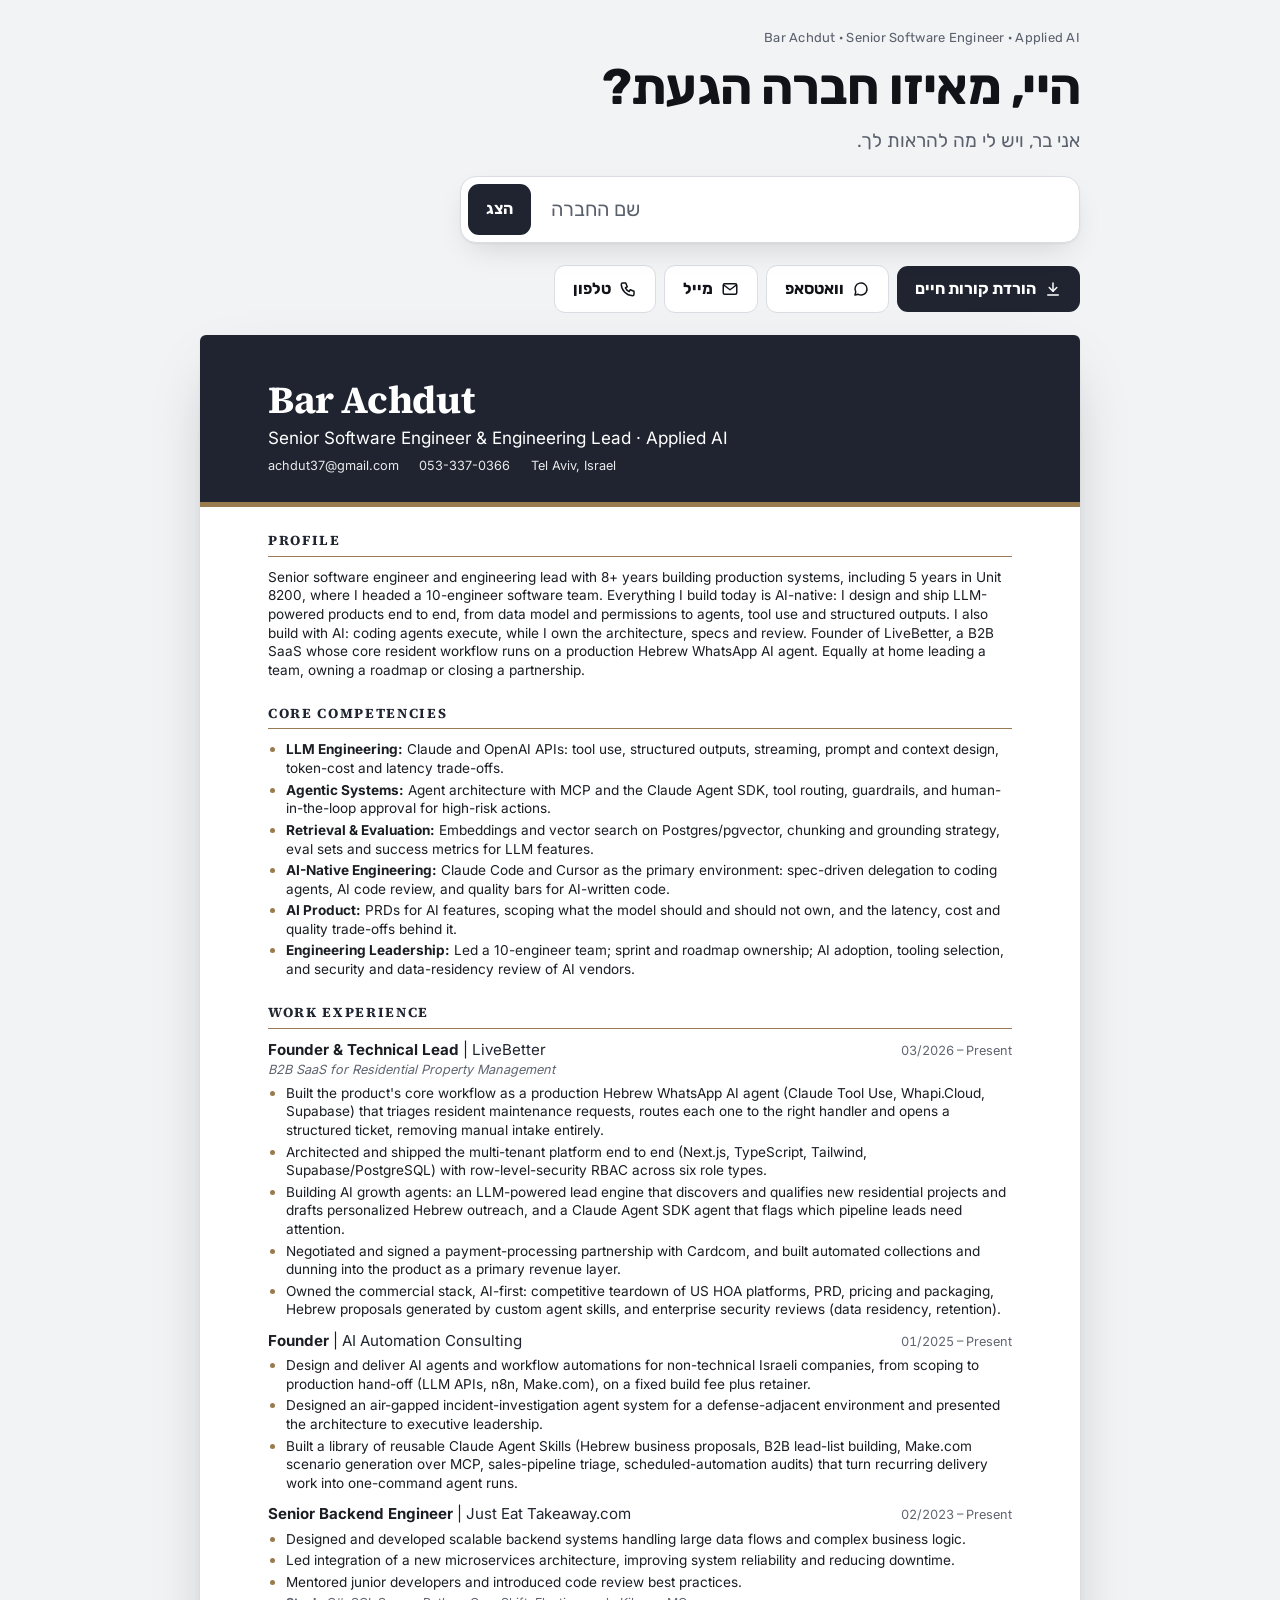
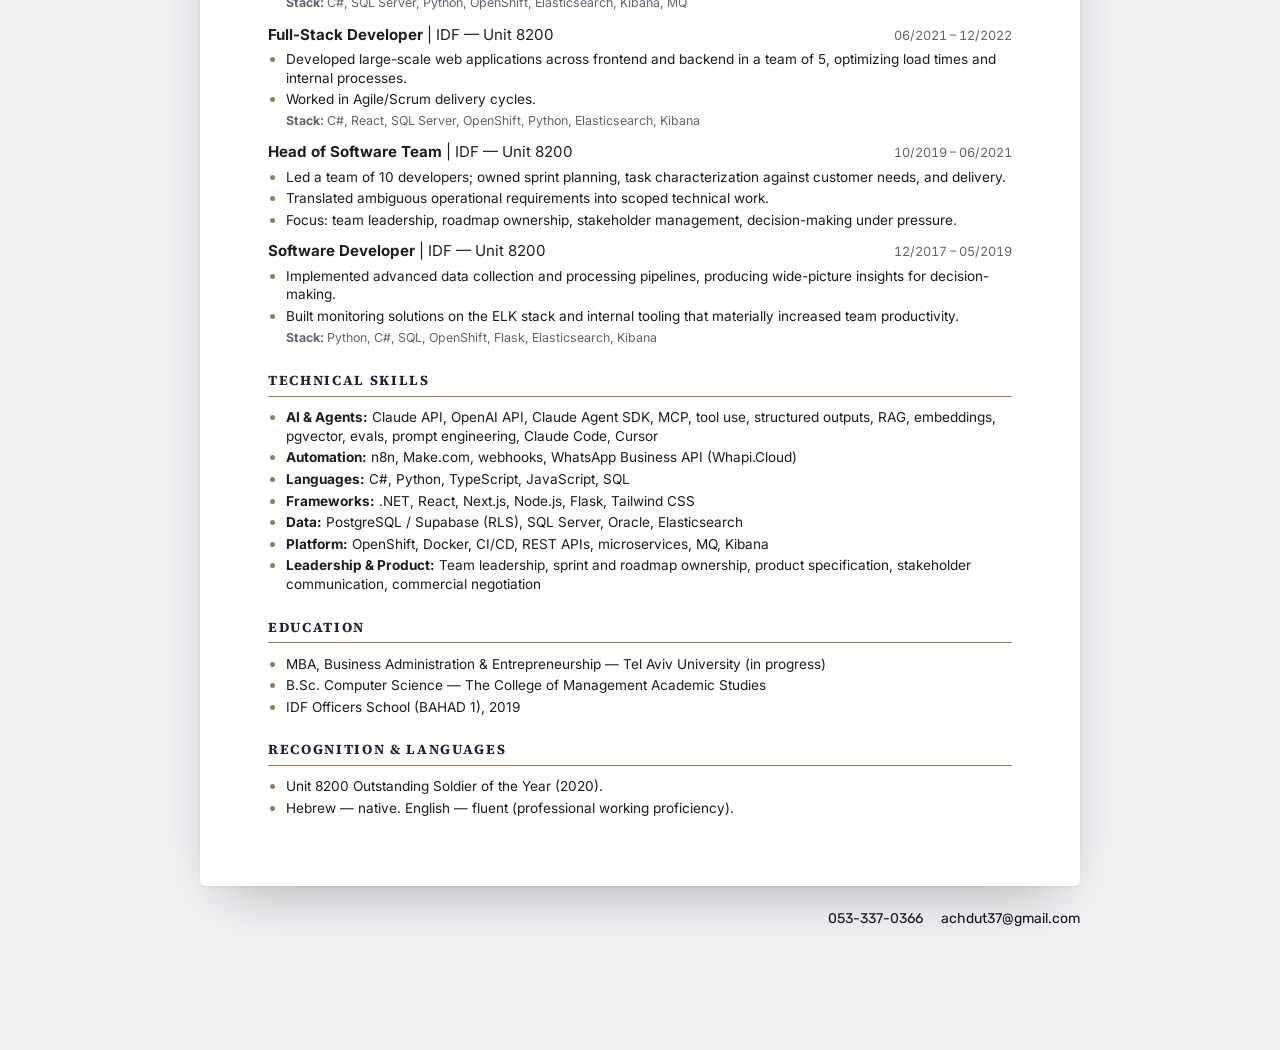
<file: index.html>
<!doctype html>
<html lang="he" dir="rtl">
<head>
<meta charset="utf-8">
<meta name="viewport" content="width=device-width,initial-scale=1,viewport-fit=cover">
<title>Bar Achdut · CV</title>
<meta name="description" content="קורות החיים של בר אחדות, מהנדס תוכנה בכיר בתחום מערכות AI ומוצר.">
<meta property="og:type" content="website">
<meta property="og:title" content="Bar Achdut · Senior Software Engineer">
<meta property="og:description" content="קורות החיים של בר אחדות, מהנדס תוכנה בכיר בתחום מערכות AI ומוצר.">
<meta property="og:image" content="https://barachdut.github.io/cv/preview.png">
<meta name="twitter:card" content="summary_large_image">
<meta name="theme-color" content="#1F2430">
<link rel="icon" href="favicon.svg" type="image/svg+xml">
<link rel="preload" href="fonts/Rubik-400.ttf" as="font" type="font/ttf" crossorigin>
<link rel="preload" href="fonts/Rubik-700.ttf" as="font" type="font/ttf" crossorigin>
<style>
@font-face{font-family:"Inter";src:url(fonts/Inter-400.ttf) format("truetype");font-weight:400;font-style:normal;font-display:swap}
@font-face{font-family:"Inter";src:url(fonts/Inter-700.ttf) format("truetype");font-weight:700;font-style:normal;font-display:swap}
@font-face{font-family:"Poppins";src:url(fonts/Poppins-400.ttf) format("truetype");font-weight:400;font-style:normal;font-display:swap}
@font-face{font-family:"Poppins";src:url(fonts/Poppins-700.ttf) format("truetype");font-weight:700;font-style:normal;font-display:swap}
@font-face{font-family:"Montserrat";src:url(fonts/Montserrat-400.ttf) format("truetype");font-weight:400;font-style:normal;font-display:swap}
@font-face{font-family:"Montserrat";src:url(fonts/Montserrat-700.ttf) format("truetype");font-weight:700;font-style:normal;font-display:swap}
@font-face{font-family:"Roboto";src:url(fonts/Roboto-400.ttf) format("truetype");font-weight:400;font-style:normal;font-display:swap}
@font-face{font-family:"Roboto";src:url(fonts/Roboto-700.ttf) format("truetype");font-weight:700;font-style:normal;font-display:swap}
@font-face{font-family:"Open Sans";src:url(fonts/OpenSans-400.ttf) format("truetype");font-weight:400;font-style:normal;font-display:swap}
@font-face{font-family:"Open Sans";src:url(fonts/OpenSans-700.ttf) format("truetype");font-weight:700;font-style:normal;font-display:swap}
@font-face{font-family:"Rubik";src:url(fonts/Rubik-400.ttf) format("truetype");font-weight:400;font-style:normal;font-display:swap}
@font-face{font-family:"Rubik";src:url(fonts/Rubik-700.ttf) format("truetype");font-weight:700;font-style:normal;font-display:swap}
@font-face{font-family:"Manrope";src:url(fonts/Manrope-400.ttf) format("truetype");font-weight:400;font-style:normal;font-display:swap}
@font-face{font-family:"Manrope";src:url(fonts/Manrope-700.ttf) format("truetype");font-weight:700;font-style:normal;font-display:swap}
@font-face{font-family:"DM Sans";src:url(fonts/DMSans-400.ttf) format("truetype");font-weight:400;font-style:normal;font-display:swap}
@font-face{font-family:"DM Sans";src:url(fonts/DMSans-700.ttf) format("truetype");font-weight:700;font-style:normal;font-display:swap}
@font-face{font-family:"Plus Jakarta Sans";src:url(fonts/PlusJakartaSans-400.ttf) format("truetype");font-weight:400;font-style:normal;font-display:swap}
@font-face{font-family:"Plus Jakarta Sans";src:url(fonts/PlusJakartaSans-700.ttf) format("truetype");font-weight:700;font-style:normal;font-display:swap}
@font-face{font-family:"Work Sans";src:url(fonts/WorkSans-400.ttf) format("truetype");font-weight:400;font-style:normal;font-display:swap}
@font-face{font-family:"Work Sans";src:url(fonts/WorkSans-700.ttf) format("truetype");font-weight:700;font-style:normal;font-display:swap}
@font-face{font-family:"Figtree";src:url(fonts/Figtree-400.ttf) format("truetype");font-weight:400;font-style:normal;font-display:swap}
@font-face{font-family:"Figtree";src:url(fonts/Figtree-700.ttf) format("truetype");font-weight:700;font-style:normal;font-display:swap}
@font-face{font-family:"Space Grotesk";src:url(fonts/SpaceGrotesk-400.ttf) format("truetype");font-weight:400;font-style:normal;font-display:swap}
@font-face{font-family:"Space Grotesk";src:url(fonts/SpaceGrotesk-700.ttf) format("truetype");font-weight:700;font-style:normal;font-display:swap}
@font-face{font-family:"IBM Plex Sans";src:url(fonts/IBMPlexSans-400.ttf) format("truetype");font-weight:400;font-style:normal;font-display:swap}
@font-face{font-family:"IBM Plex Sans";src:url(fonts/IBMPlexSans-700.ttf) format("truetype");font-weight:700;font-style:normal;font-display:swap}
@font-face{font-family:"Wix Madefor Display";src:url(fonts/WixMadeforDisplay-400.ttf) format("truetype");font-weight:400;font-style:normal;font-display:swap}
@font-face{font-family:"Wix Madefor Display";src:url(fonts/WixMadeforDisplay-700.ttf) format("truetype");font-weight:700;font-style:normal;font-display:swap}
@font-face{font-family:"Lato";src:url(fonts/Lato-400.ttf) format("truetype");font-weight:400;font-style:normal;font-display:swap}
@font-face{font-family:"Lato";src:url(fonts/Lato-700.ttf) format("truetype");font-weight:700;font-style:normal;font-display:swap}
@font-face{font-family:"Nunito Sans";src:url(fonts/NunitoSans-400.ttf) format("truetype");font-weight:400;font-style:normal;font-display:swap}
@font-face{font-family:"Nunito Sans";src:url(fonts/NunitoSans-700.ttf) format("truetype");font-weight:700;font-style:normal;font-display:swap}
@font-face{font-family:"Barlow";src:url(fonts/Barlow-400.ttf) format("truetype");font-weight:400;font-style:normal;font-display:swap}
@font-face{font-family:"Barlow";src:url(fonts/Barlow-700.ttf) format("truetype");font-weight:700;font-style:normal;font-display:swap}
@font-face{font-family:"Source Serif 4";src:url(fonts/SourceSerif4-400.ttf) format("truetype");font-weight:400;font-style:normal;font-display:swap}
@font-face{font-family:"Source Serif 4";src:url(fonts/SourceSerif4-700.ttf) format("truetype");font-weight:700;font-style:normal;font-display:swap}
@font-face{font-family:"Outfit";src:url(fonts/Outfit-400.ttf) format("truetype");font-weight:400;font-style:normal;font-display:swap}
@font-face{font-family:"Outfit";src:url(fonts/Outfit-700.ttf) format("truetype");font-weight:700;font-style:normal;font-display:swap}
/* Layout: one column. A quiet, colorless page until the visitor names her company;
   then the brand color floods the CV band, buttons and page tint. The CV sheet is the hero. */
@property --brand { syntax: "<color>"; inherits: true; initial-value: #1F2430; }
@property --tint { syntax: "<color>"; inherits: true; initial-value: #F2F3F5; }
:root {
  --brand: #1F2430;        /* active company color (neutral until chosen) */
  --brand-ink: #FFFFFF;    /* text on --brand */
  --tint-l: #F2F3F5;       /* page background (light), a whisper of the brand */
  --tint-d: #111318;       /* page background (dark) */
  --tint: var(--tint-l);
  --surface: #FFFFFF;
  --ink: #111318;
  --muted: #5A606C;
  --line: #DADDE3;
  --focus: #111318;
  --paper: #FFFFFF;        /* the CV is a printed document: identical in both themes */
  --paper-ink: #1A1D23;
  --paper-mute: #5F6570;
  --f-ui: "Rubik", "Arial Hebrew", "Segoe UI", Arial, sans-serif;
  --f-cv: "Inter", Arial, sans-serif;
  --f-cv-head: var(--f-cv);
}
@media (prefers-color-scheme: dark) {
  :root:not([data-theme="light"]) { --tint: var(--tint-d); --surface: #191C22; --ink: #ECEEF2; --muted: #9AA1AD; --line: #2B3039; --focus: #ECEEF2; color-scheme: dark; }
}
:root[data-theme="dark"] { --tint: var(--tint-d); --surface: #191C22; --ink: #ECEEF2; --muted: #9AA1AD; --line: #2B3039; --focus: #ECEEF2; color-scheme: dark; }

* { box-sizing: border-box; }
[hidden] { display: none !important; }
html, body { margin: 0; }
body { background: var(--tint); color: var(--ink); font-family: var(--f-ui); font-size: 16px; line-height: 1.55; transition: --tint .7s ease; -webkit-font-smoothing: antialiased; }
button, input { font: inherit; color: inherit; }
:focus-visible { outline: 2px solid var(--focus); outline-offset: 3px; }
.ltr { direction: ltr; unicode-bidi: isolate; }
.page { max-width: 920px; margin: 0 auto; padding-inline: 20px; padding-block: 28px 120px; display: flex; flex-direction: column; gap: 22px; }

/* hero */
.hero { display: flex; flex-direction: column; gap: 12px; }
.eyebrow { font-size: 13px; color: var(--muted); letter-spacing: .02em; margin: 0; text-align: right; }
.eyebrow span { direction: ltr; unicode-bidi: isolate; }
.hero h1 { font-size: clamp(30px, 5.4vw, 50px); line-height: 1.08; margin: 0; font-weight: 700; letter-spacing: -.015em; text-wrap: balance; }
.hero h1 .co { color: var(--brand); transition: color .6s; }
.hero p.sub { margin: 0; color: var(--muted); font-size: clamp(16px, 2.2vw, 19px); max-width: 52ch; }

.ask { position: relative; margin-top: 8px; max-width: 620px; }
.ask form { display: flex; gap: 8px; background: var(--surface); border: 1.5px solid var(--line); border-radius: 16px; padding: 7px; box-shadow: 0 1px 2px rgba(17,19,24,.05), 0 12px 32px -12px rgba(17,19,24,.18); transition: border-color .3s; }
.ask form:focus-within { border-color: var(--brand); }
.ask input { flex: 1; min-width: 0; border: 0; background: transparent; padding: 10px 12px; font-size: 20px; font-weight: 500; outline: none; }
.ask input::placeholder { color: var(--muted); font-weight: 400; }
.btn { border: 0; border-radius: 11px; padding: 11px 18px; font-weight: 600; cursor: pointer; display: inline-flex; align-items: center; justify-content: center; gap: 8px; text-decoration: none; white-space: nowrap; transition: background-color .6s, color .6s, transform .1s; }
.btn:active { transform: translateY(1px); }
.btn.brand { background: var(--brand); color: var(--brand-ink); }
.btn.ghost { background: var(--surface); color: var(--ink); border: 1.5px solid var(--line); }
.btn.ghost:hover { border-color: var(--ink); }
.btn svg { width: 18px; height: 18px; flex: none; }
.sugg { position: absolute; inset-inline: 0; top: calc(100% + 6px); background: var(--surface); border: 1.5px solid var(--line); border-radius: 14px; padding: 6px; margin: 0; list-style: none; z-index: 5; box-shadow: 0 18px 40px -16px rgba(17,19,24,.3); }
.sugg li { display: flex; align-items: center; gap: 10px; padding: 9px 10px; border-radius: 9px; cursor: pointer; }
.sugg li[aria-selected="true"], .sugg li:hover { background: var(--tint); }
.sugg .nm { font-weight: 500; direction: ltr; unicode-bidi: isolate; }

/* actions */
.actions { display: flex; flex-wrap: wrap; gap: 8px; align-items: center; }
.actions .sep { flex: 1; }
.l-short { display: none; }
@media (max-width: 640px) {
  .actions { position: fixed; inset-inline: 0; bottom: 0; z-index: 6; padding: 10px 12px calc(10px + env(safe-area-inset-bottom, 0px)); background: var(--surface); border-top: 1px solid var(--line); box-shadow: 0 -10px 30px -18px rgba(17,19,24,.35); flex-wrap: nowrap; }
  .actions .sep, .actions .opt { display: none; }
  .actions .btn { flex: 1; padding: 11px 8px; font-size: 15px; }
  .l-long { display: none; }
  .l-short { display: inline; }
}

/* sheet */
.sheet-wrap { container-type: inline-size; container-name: sheet; }
.sheet { --pt: calc(100cqw / 595.28); --pad: calc(var(--pt) * 46); --acc-head: #1F2430; --acc-deco: #1F2430; --band: var(--brand); --band-ink: var(--brand-ink); --stripe: transparent;
  background: var(--paper); color: var(--paper-ink); padding: var(--pad); font-family: var(--f-cv); font-size: calc(var(--pt) * 9.2); line-height: calc(var(--pt) * 12.6);
  border-radius: 6px; overflow: hidden; box-shadow: 0 1px 2px rgba(17,19,24,.08), 0 24px 60px -24px rgba(17,19,24,.35); transition: opacity .18s; }
.sheet.swap { opacity: .35; }
.sheet * { margin: 0; }
.sh-band { background: var(--band); color: var(--band-ink); margin: calc(var(--pad) * -1) calc(var(--pad) * -1) 0; padding: calc(var(--pt) * 30) var(--pad) calc(var(--pt) * 18); transition: background-color .6s, color .6s; border-bottom: calc(var(--pt) * 4) solid var(--stripe); }
.sh-band h2 { font-family: var(--f-cv-head); font-size: calc(var(--pt) * 26); line-height: 1.1; font-weight: 700; letter-spacing: -.01em; }
.sh-headline { font-size: calc(var(--pt) * 11.5); margin-top: calc(var(--pt) * 5); }
.sh-contacts { font-size: calc(var(--pt) * 8.6); margin-top: calc(var(--pt) * 6); opacity: .9; display: flex; flex-wrap: wrap; column-gap: 1.6em; row-gap: .2em; }
.sheet h3 { font-family: var(--f-cv-head); color: var(--acc-head); font-size: calc(var(--pt) * 9.4); letter-spacing: .12em; text-transform: uppercase; font-weight: 700;
  margin-top: calc(var(--pt) * 17); padding-bottom: calc(var(--pt) * 3.5); border-bottom: calc(var(--pt) * .7) solid var(--acc-deco); margin-bottom: calc(var(--pt) * 7.5); }
.sheet ul { list-style: none; padding: 0; display: grid; gap: calc(var(--pt) * 2); }
.sheet li { position: relative; padding-left: calc(var(--pt) * 12); }
.sheet li::before { content: ""; position: absolute; left: calc(var(--pt) * 1.6); top: calc(var(--pt) * 4.7); width: calc(var(--pt) * 3.4); height: calc(var(--pt) * 3.4); border-radius: 50%; background: var(--acc-deco); }
.job + .job { margin-top: calc(var(--pt) * 8); }
.job-top { display: flex; justify-content: space-between; gap: calc(var(--pt) * 12); align-items: baseline; font-size: calc(var(--pt) * 10.2); line-height: calc(var(--pt) * 13.5); }
.job-top b { font-weight: 700; }
.job-top .org { color: var(--acc-head); }
.job-top .dates { color: var(--paper-mute); font-size: calc(var(--pt) * 8.6); white-space: nowrap; font-variant-numeric: tabular-nums; }
.job .ctx { color: var(--paper-mute); font-style: italic; font-size: calc(var(--pt) * 8.6); }
.job ul { margin-top: calc(var(--pt) * 3); }
.job .stack { color: var(--paper-mute); font-size: calc(var(--pt) * 8.4); padding-left: calc(var(--pt) * 12); margin-top: calc(var(--pt) * 2); }
@container sheet (max-width: 620px) {
  .sheet { --pt: 1.5px; --pad: 20px; }
  .job-top { flex-direction: column; gap: 0; }
  .sh-contacts { flex-direction: column; }
}

.foot { color: var(--muted); font-size: 14px; display: flex; flex-direction: column; gap: 6px; align-items: flex-start; }
.foot .contact { display: flex; flex-wrap: wrap; gap: 6px 18px; }
.foot .contact span { direction: ltr; unicode-bidi: isolate; user-select: all; color: var(--ink); }
.toast { position: fixed; left: 50%; transform: translateX(-50%); bottom: calc(env(safe-area-inset-bottom, 0px) + 86px); background: var(--ink); color: var(--surface); padding: 10px 16px; border-radius: 10px; font-size: 14px; z-index: 9; }
@media (prefers-reduced-motion: reduce) { *, body { transition: none !important; animation: none !important; } }

</style>
</head>
<body>
<main class="page" dir="rtl" lang="he">
  <header class="hero">
    <p class="eyebrow"><span>Bar Achdut · Senior Software Engineer · Applied AI</span></p>
    <h1 id="h1">היי, מאיזו חברה הגעת?</h1>
    <p class="sub" id="sub">אני בר, ויש לי מה להראות לך.</p>
    <div class="ask">
      <form id="askForm" role="search" autocomplete="off">
        <input id="co" type="text" dir="auto" placeholder="שם החברה" aria-label="שם החברה" role="combobox" aria-autocomplete="list" aria-controls="sugg" aria-expanded="false" enterkeyhint="go" spellcheck="false">
        <button class="btn brand" type="submit" id="goBtn">הצג</button>
      </form>
      <ul class="sugg" id="sugg" role="listbox" aria-label="חברות" hidden></ul>
    </div>
  </header>

  <nav class="actions" aria-label="פעולות">
    <button class="btn brand" id="pdfBtn" type="button">
      <svg viewBox="0 0 24 24" fill="none" stroke="currentColor" stroke-width="2" stroke-linecap="round" stroke-linejoin="round" aria-hidden="true"><path d="M12 4v11"/><path d="m7 10 5 5 5-5"/><path d="M5 20h14"/></svg>
      <span class="l-long">הורדת קורות חיים</span><span class="l-short">הורדה</span>
    </button>
    <a class="btn ghost" id="waBtn" href="#" target="_blank" rel="noopener">
      <svg viewBox="0 0 24 24" fill="none" stroke="currentColor" stroke-width="2" stroke-linecap="round" stroke-linejoin="round" aria-hidden="true"><path d="M20 12a8 8 0 0 1-11.6 7.1L4 20l1-4.2A8 8 0 1 1 20 12Z"/></svg>
      <span>וואטסאפ</span>
    </a>
    <a class="btn ghost" id="mailBtn" href="#">
      <svg viewBox="0 0 24 24" fill="none" stroke="currentColor" stroke-width="2" stroke-linecap="round" stroke-linejoin="round" aria-hidden="true"><rect x="3" y="5" width="18" height="14" rx="2"/><path d="m4 7 8 6 8-6"/></svg>
      <span>מייל</span>
    </a>
    <a class="btn ghost opt" id="telBtn" href="#">
      <svg viewBox="0 0 24 24" fill="none" stroke="currentColor" stroke-width="2" stroke-linecap="round" stroke-linejoin="round" aria-hidden="true"><path d="M5 4h4l2 5-2.5 1.5a11 11 0 0 0 5 5L15 13l5 2v4a2 2 0 0 1-2 2A16 16 0 0 1 3 6a2 2 0 0 1 2-2"/></svg>
      <span>טלפון</span>
    </a>
    <a class="btn ghost opt" id="liBtn" href="#" target="_blank" rel="noopener" hidden>
      <svg viewBox="0 0 24 24" fill="none" stroke="currentColor" stroke-width="2" stroke-linecap="round" stroke-linejoin="round" aria-hidden="true"><circle cx="12" cy="8" r="4"/><path d="M4 21a8 8 0 0 1 16 0"/></svg>
      <span>לינקדאין</span>
    </a>
  </nav>

  <div class="sheet-wrap"><article class="sheet" id="sheet" dir="ltr" lang="en"></article></div>

  <footer class="foot">
    <div class="contact"><span id="fEmail"></span><span id="fPhone"></span></div>
  </footer>
</main>
<div class="toast" id="toast" role="status" hidden></div>
<script src="data.js?v=e7bbd65b"></script>
<script src="vendor/jspdf.umd.min.js" defer></script>
<script src="app.js?v=eec02dd5"></script>
</body>
</html>
</file>
